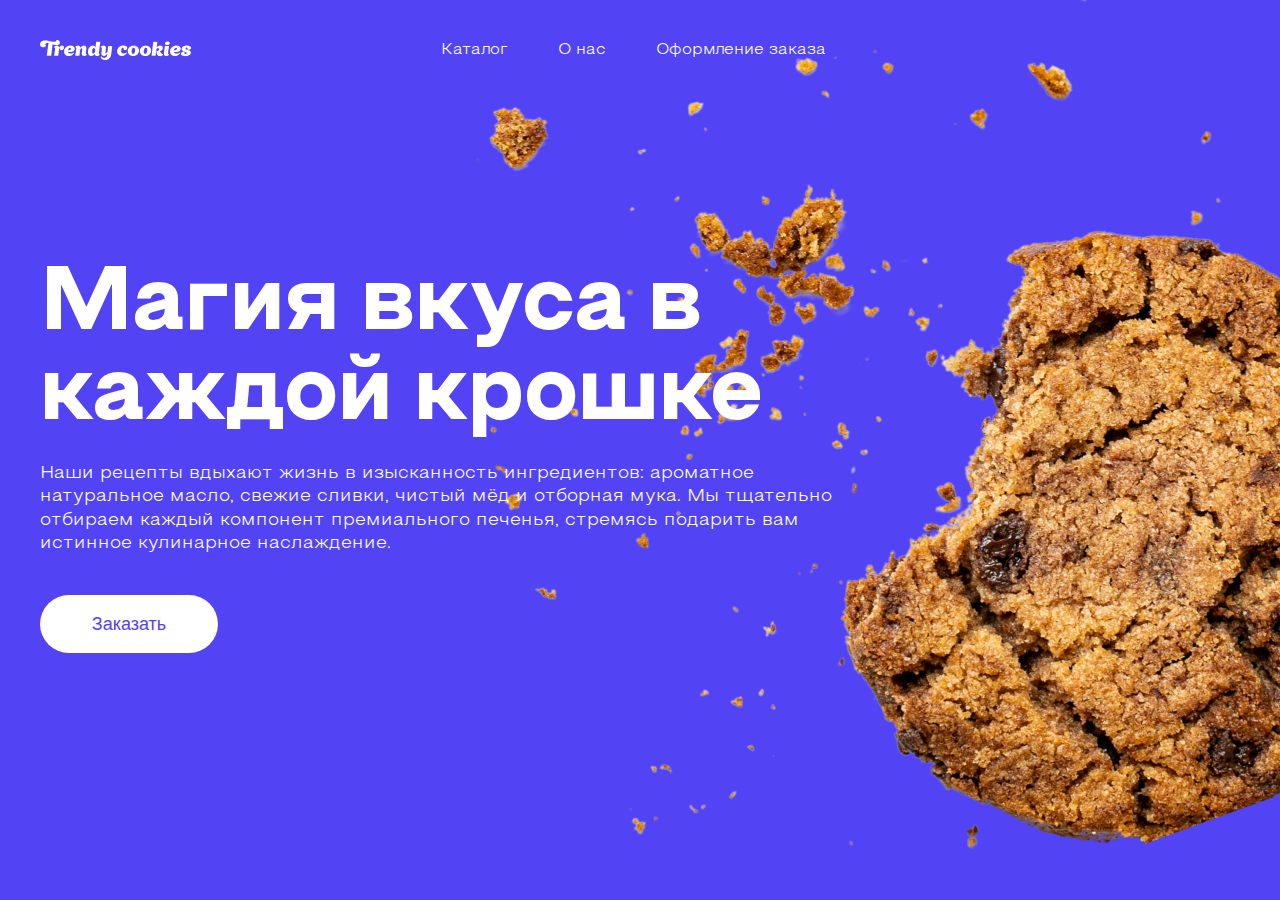
<file: day2/index.html>
<!DOCTYPE html>
<html lang="en">
<head>
    <meta charset="UTF-8">
    <title>Cookies</title>
    <link rel="stylesheet" href="styles/styles.css">
</head>
<body>

<header class="header">
    <div class="container">
        <div class="logo">
            <img src="images/logo.png" alt="Logo">
        </div>
        <nav class="menu">
            <ul class="menu-list">
                <li class="menu-item">
                    <a href="#">Каталог</a>
                </li>
                <li class="menu-item">
                    <a href="#">О нас</a>
                </li>
                <li class="menu-item">
                    <a href="#">Оформление заказа</a>
                </li>
            </ul>
        </nav>
    </div>
</header>

<section class="main-content">
    <div class="container">
        <div class="main-info">
            <h1 class="main-title">
                Магия вкуса в каждой крошке
            </h1>
            <p class="main-text">
                Наши рецепты вдыхают жизнь в изысканность ингредиентов: ароматное натуральное масло, свежие сливки,
                чистый мёд и отборная мука. Мы тщательно отбираем каждый компонент премиального печенья, стремясь
                подарить вам истинное кулинарное наслаждение.
            </p>
            <div class="main-action">
                <button class="button">
                    Заказать
                </button>
            </div>
        </div>
        <img src="images/cookie.png" alt="Cookie" class="main-image">
    </div>

</section>

</body>
</html>
</file>
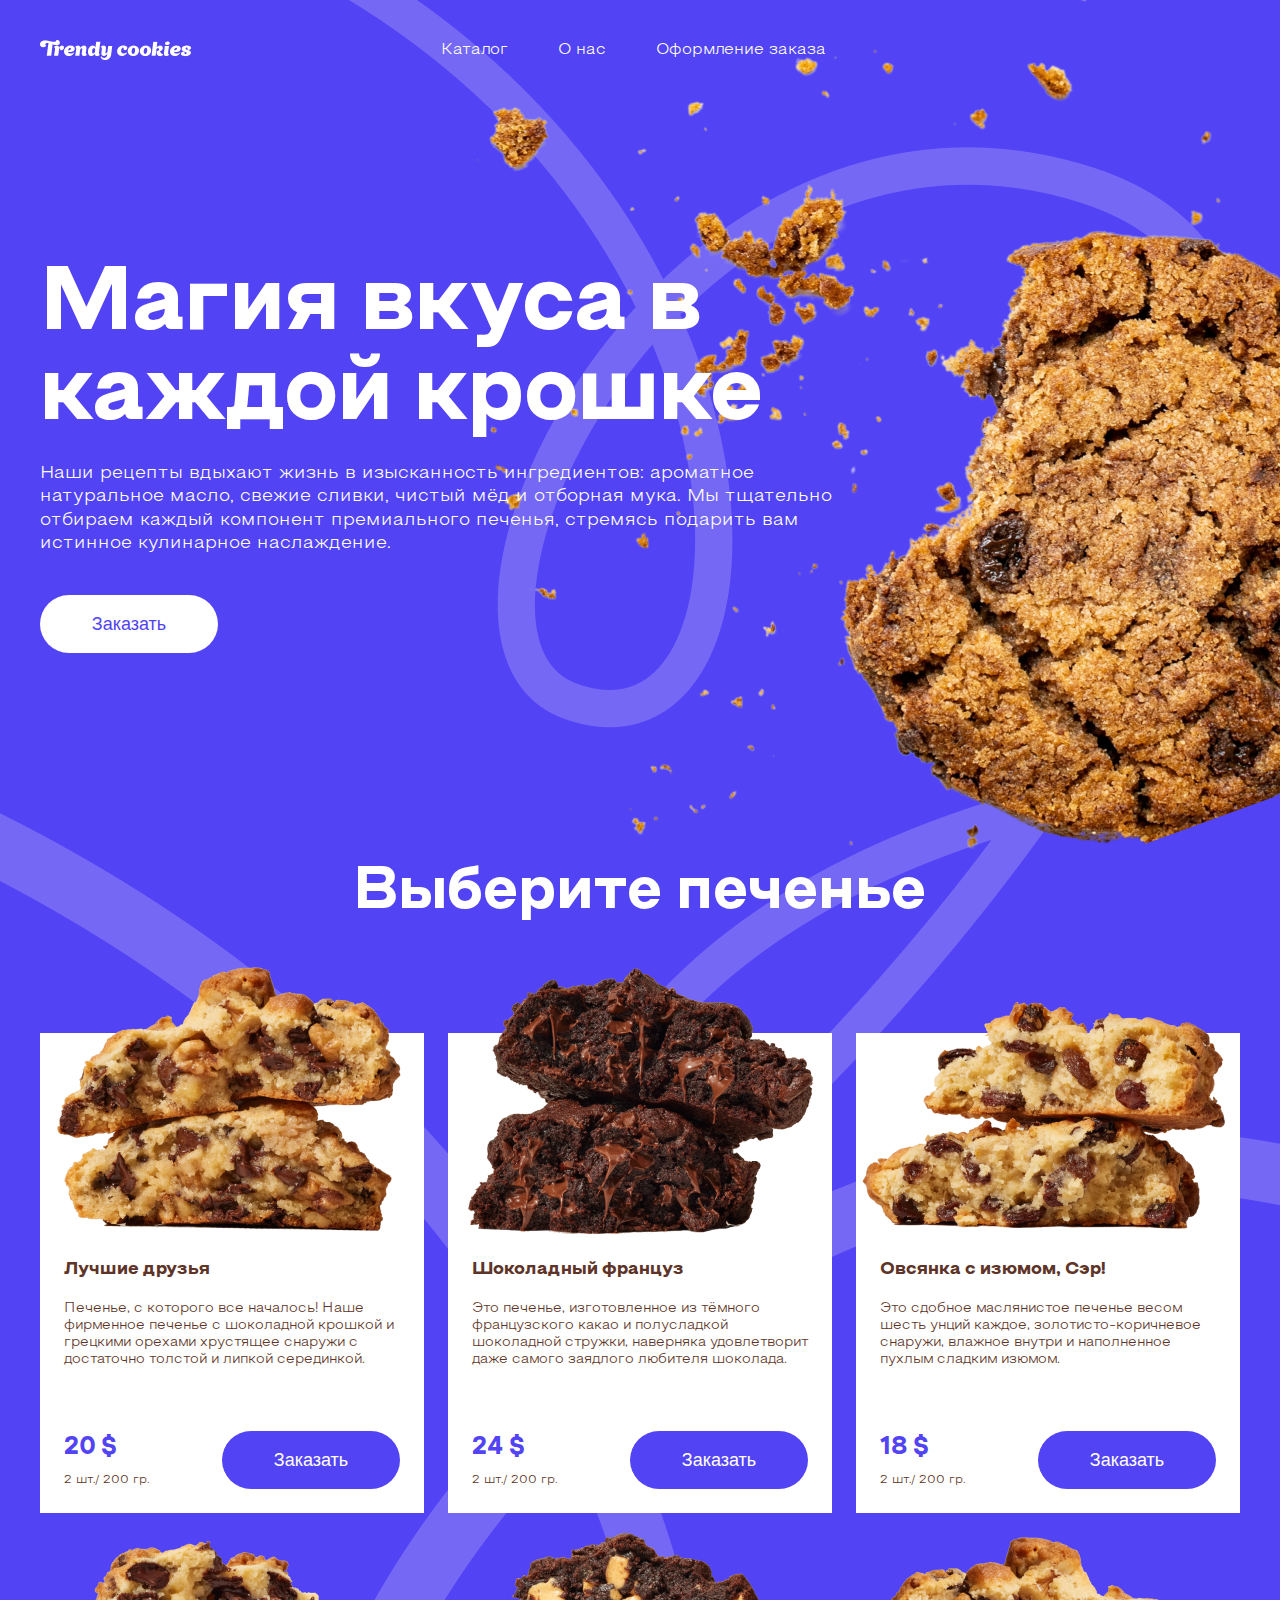
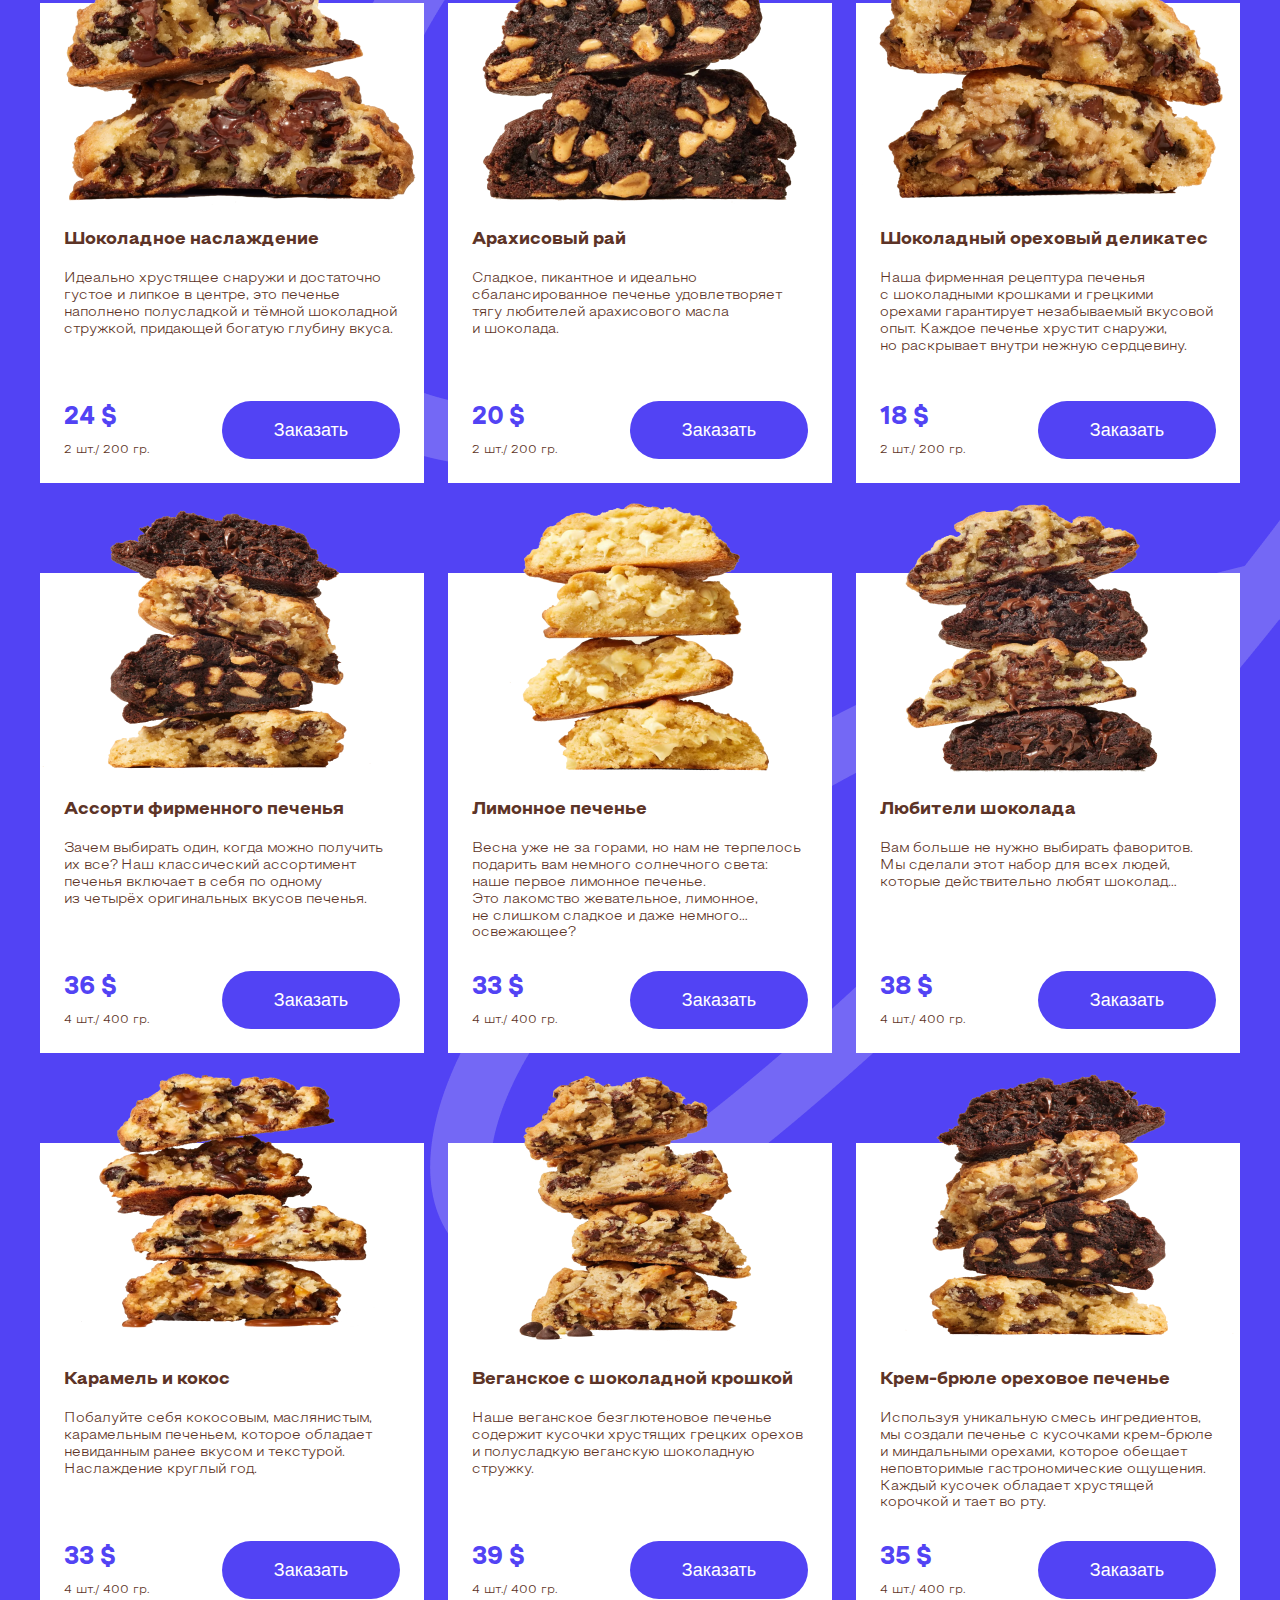
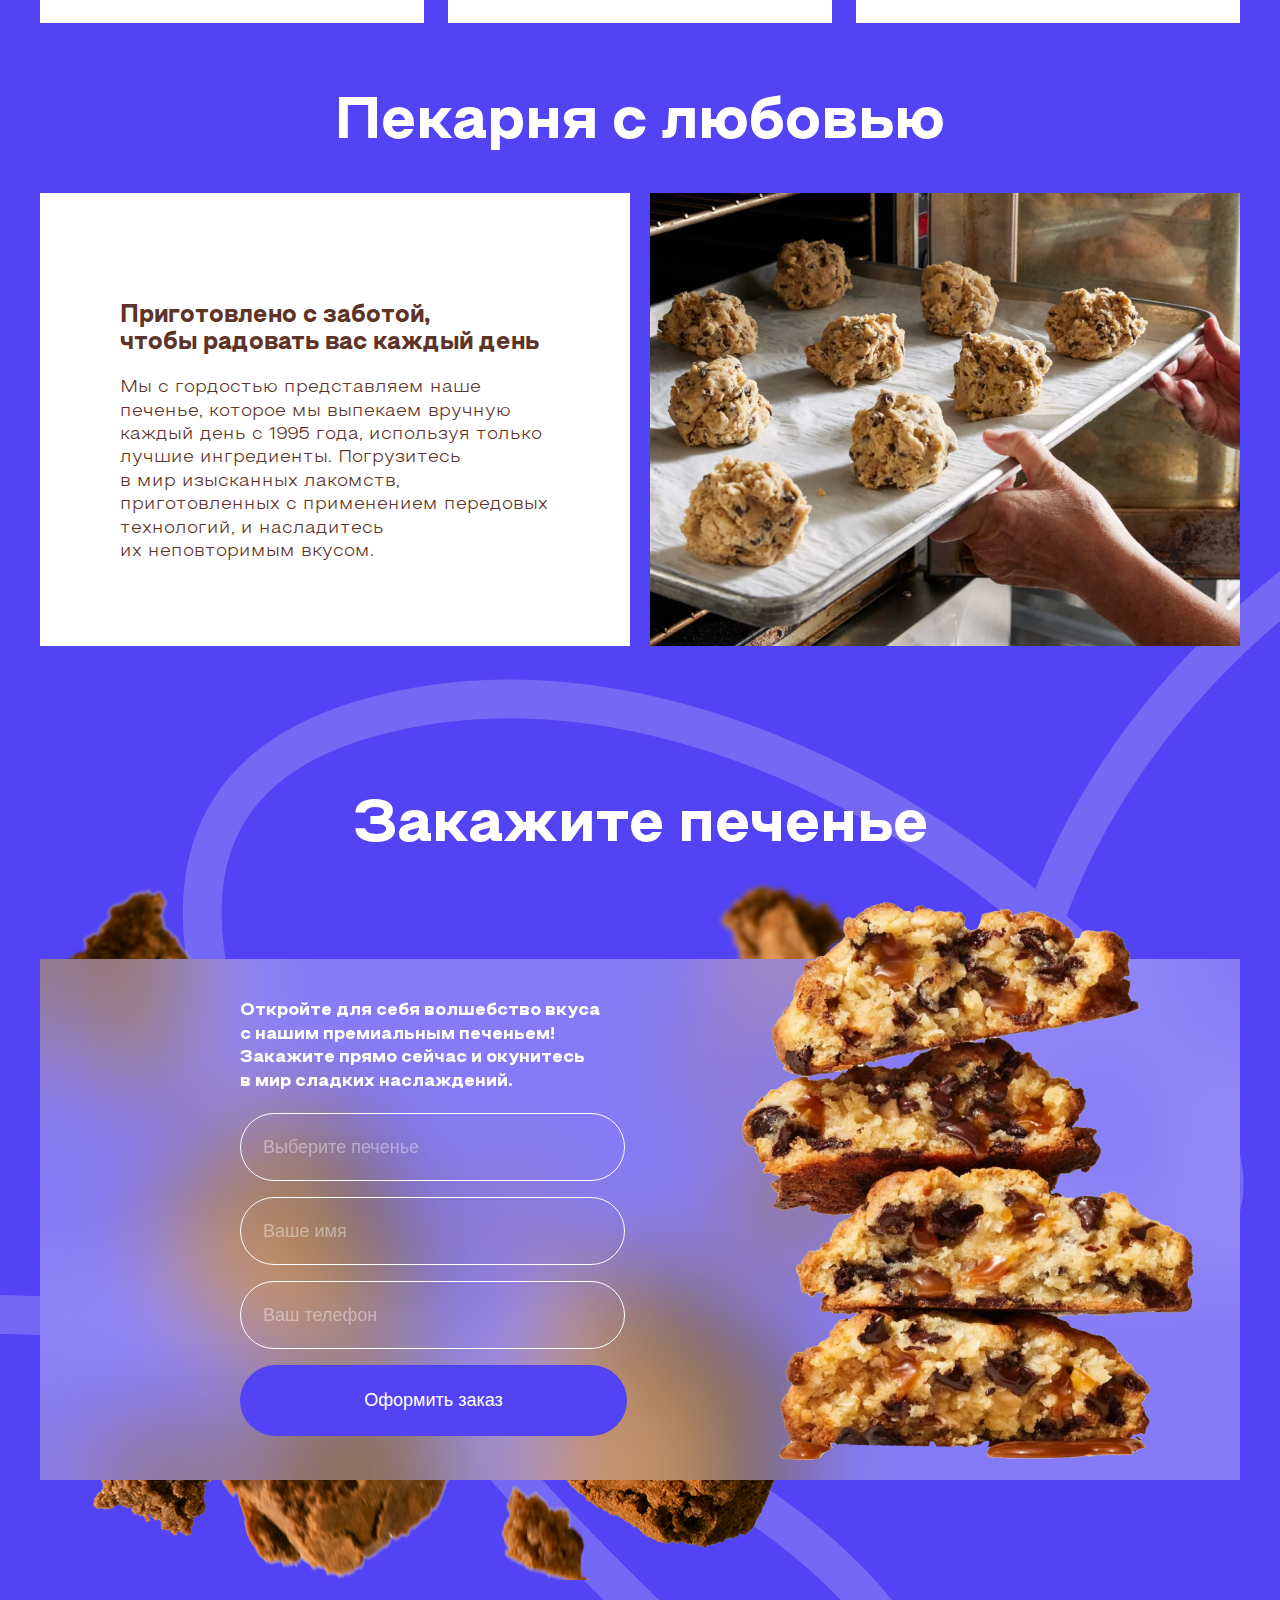
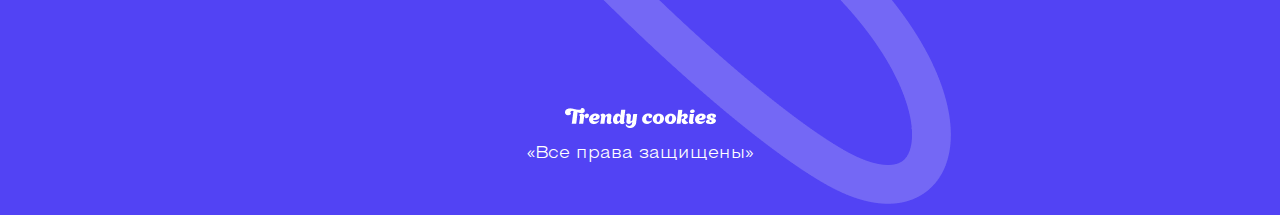
<file: day3/index.html>
<!DOCTYPE html>
<html lang="en">
<head>
    <meta charset="UTF-8">
    <title>Cookies</title>
    <link rel="stylesheet" href="styles/styles.css">
</head>
<body>

<main class="main">
    <header class="header">
        <div class="container">
            <div class="logo">
                <img src="images/logo.png" alt="Logo">
            </div>
            <nav class="menu">
                <ul class="menu-list">
                    <li class="menu-item">
                        <a href="#">Каталог</a>
                    </li>
                    <li class="menu-item">
                        <a href="#">О нас</a>
                    </li>
                    <li class="menu-item">
                        <a href="#">Оформление заказа</a>
                    </li>
                </ul>
            </nav>
        </div>
    </header>

    <section class="main-content">
        <div class="container">
            <img src="images/line1.png" alt="Line" class="line1">
            <div class="main-info">
                <h1 class="main-title">
                    Магия вкуса в каждой крошке
                </h1>
                <p class="main-text">
                    Наши рецепты вдыхают жизнь в изысканность ингредиентов: ароматное натуральное масло, свежие сливки,
                    чистый мёд и отборная мука. Мы тщательно отбираем каждый компонент премиального печенья, стремясь
                    подарить вам истинное кулинарное наслаждение.
                </p>
                <div class="main-action">
                    <button class="button">
                        Заказать
                    </button>
                </div>
            </div>
            <img src="images/cookie.png" alt="Cookie" class="main-image">
        </div>
    </section>

    <section class="products">
        <div class="container">
            <img src="images/line2.png" alt="Line" class="line2">
            <div class="common-title">
                Выберите печенье
            </div>
            <div class="products-items">
                <div class="products-item">
                    <div class="products-item-image">
                        <img src="images/1.png" alt="Product">
                    </div>
                    <div class="products-item-details">
                        <div class="products-item-title">
                            Лучшие друзья
                        </div>
                        <div class="products-item-text">
                            Печенье, с которого все началось! Наше фирменное печенье с шоколадной крошкой и грецкими
                            орехами
                            хрустящее снаружи с достаточно толстой и липкой серединкой.
                        </div>
                        <div class="products-item-extra">
                            <div class="products-item-info">
                                <div class="products-item-price">
                                    20 $
                                </div>
                                <div class="products-item-weight">
                                    2 шт./ 200 гр.
                                </div>
                            </div>
                            <button class="button violet-button">
                                Заказать
                            </button>
                        </div>
                    </div>
                </div>
                <div class="products-item">
                    <div class="products-item-image">
                        <img src="images/2.png" alt="Product">
                    </div>
                    <div class="products-item-details">
                        <div class="products-item-title">
                            Шоколадный француз
                        </div>
                        <div class="products-item-text">
                            Это печенье, изготовленное из тёмного французского какао и полусладкой шоколадной стружки,
                            наверняка удовлетворит даже самого заядлого любителя шоколада.
                        </div>
                        <div class="products-item-extra">
                            <div class="products-item-info">
                                <div class="products-item-price">
                                    24 $
                                </div>
                                <div class="products-item-weight">
                                    2 шт./ 200 гр.
                                </div>
                            </div>
                            <button class="button violet-button">
                                Заказать
                            </button>
                        </div>
                    </div>
                </div>
                <div class="products-item">
                    <div class="products-item-image">
                        <img src="images/3.png" alt="Product">
                    </div>
                    <div class="products-item-details">
                        <div class="products-item-title">
                            Овсянка с изюмом, Сэр!
                        </div>
                        <div class="products-item-text">
                            Это сдобное маслянистое печенье весом шесть унций каждое, золотисто-коричневое снаружи,
                            влажное
                            внутри и наполненное пухлым сладким изюмом.
                        </div>
                        <div class="products-item-extra">
                            <div class="products-item-info">
                                <div class="products-item-price">
                                    18 $
                                </div>
                                <div class="products-item-weight">
                                    2 шт./ 200 гр.
                                </div>
                            </div>
                            <button class="button violet-button">
                                Заказать
                            </button>
                        </div>
                    </div>
                </div>
                <div class="products-item">
                    <div class="products-item-image">
                        <img src="images/4.png" alt="Product">
                    </div>
                    <div class="products-item-details">
                        <div class="products-item-title">
                            Шоколадное наслаждение
                        </div>
                        <div class="products-item-text">
                            Идеально хрустящее снаружи и достаточно густое и липкое в центре, это печенье наполнено
                            полусладкой и тёмной шоколадной стружкой, придающей богатую глубину вкуса.
                        </div>
                        <div class="products-item-extra">
                            <div class="products-item-info">
                                <div class="products-item-price">
                                    24 $
                                </div>
                                <div class="products-item-weight">
                                    2 шт./ 200 гр.
                                </div>
                            </div>
                            <button class="button violet-button">
                                Заказать
                            </button>
                        </div>
                    </div>
                </div>
                <div class="products-item">
                    <div class="products-item-image">
                        <img src="images/5.png" alt="Product">
                    </div>
                    <div class="products-item-details">
                        <div class="products-item-title">
                            Арахисовый рай
                        </div>
                        <div class="products-item-text">
                            Сладкое, пикантное и идеально сбалансированное печенье удовлетворяет тягу любителей
                            арахисового
                            масла и шоколада.
                        </div>
                        <div class="products-item-extra">
                            <div class="products-item-info">
                                <div class="products-item-price">
                                    20 $
                                </div>
                                <div class="products-item-weight">
                                    2 шт./ 200 гр.
                                </div>
                            </div>
                            <button class="button violet-button">
                                Заказать
                            </button>
                        </div>
                    </div>
                </div>
                <div class="products-item">
                    <div class="products-item-image">
                        <img src="images/6.png" alt="Product">
                    </div>
                    <div class="products-item-details">
                        <div class="products-item-title">
                            Шоколадный ореховый деликатес
                        </div>
                        <div class="products-item-text">
                            Наша фирменная рецептура печенья с шоколадными крошками и грецкими орехами гарантирует
                            незабываемый вкусовой опыт. Каждое печенье хрустит снаружи, но раскрывает внутри нежную
                            сердцевину.
                        </div>
                        <div class="products-item-extra">
                            <div class="products-item-info">
                                <div class="products-item-price">
                                    18 $
                                </div>
                                <div class="products-item-weight">
                                    2 шт./ 200 гр.
                                </div>
                            </div>
                            <button class="button violet-button">
                                Заказать
                            </button>
                        </div>
                    </div>
                </div>
                <div class="products-item">
                    <div class="products-item-image">
                        <img src="images/7.png" alt="Product">
                    </div>
                    <div class="products-item-details">
                        <div class="products-item-title">
                            Ассорти фирменного печенья
                        </div>
                        <div class="products-item-text">
                            Зачем выбирать один, когда можно получить их все? Наш классический ассортимент печенья
                            включает в себя по одному из четырёх оригинальных вкусов печенья.
                        </div>
                        <div class="products-item-extra">
                            <div class="products-item-info">
                                <div class="products-item-price">
                                    36 $
                                </div>
                                <div class="products-item-weight">
                                    4 шт./ 400 гр.
                                </div>
                            </div>
                            <button class="button violet-button">
                                Заказать
                            </button>
                        </div>
                    </div>
                </div>
                <div class="products-item">
                    <div class="products-item-image">
                        <img src="images/8.png" alt="Product">
                    </div>
                    <div class="products-item-details">
                        <div class="products-item-title">
                            Лимонное печенье
                        </div>
                        <div class="products-item-text">
                            Весна уже не за горами, но нам не терпелось подарить вам немного солнечного света: наше
                            первое лимонное печенье. Это лакомство жевательное, лимонное, не слишком сладкое и даже
                            немного… освежающее?
                        </div>
                        <div class="products-item-extra">
                            <div class="products-item-info">
                                <div class="products-item-price">
                                    33 $
                                </div>
                                <div class="products-item-weight">
                                    4 шт./ 400 гр.
                                </div>
                            </div>
                            <button class="button violet-button">
                                Заказать
                            </button>
                        </div>
                    </div>
                </div>
                <div class="products-item">
                    <div class="products-item-image">
                        <img src="images/9.png" alt="Product">
                    </div>
                    <div class="products-item-details">
                        <div class="products-item-title">
                            Любители шоколада
                        </div>
                        <div class="products-item-text">
                            Вам больше не нужно выбирать фаворитов. Мы сделали этот набор для всех людей, которые
                            действительно любят шоколад…
                        </div>
                        <div class="products-item-extra">
                            <div class="products-item-info">
                                <div class="products-item-price">
                                    38 $
                                </div>
                                <div class="products-item-weight">
                                    4 шт./ 400 гр.
                                </div>
                            </div>
                            <button class="button violet-button">
                                Заказать
                            </button>
                        </div>
                    </div>
                </div>
                <div class="products-item">
                    <div class="products-item-image">
                        <img src="images/10.png" alt="Product">
                    </div>
                    <div class="products-item-details">
                        <div class="products-item-title">
                            Карамель и кокос
                        </div>
                        <div class="products-item-text">
                            Побалуйте себя кокосовым, маслянистым, карамельным печеньем, которое обладает невиданным
                            ранее вкусом и текстурой. Наслаждение круглый год.
                        </div>
                        <div class="products-item-extra">
                            <div class="products-item-info">
                                <div class="products-item-price">
                                    33 $
                                </div>
                                <div class="products-item-weight">
                                    4 шт./ 400 гр.
                                </div>
                            </div>
                            <button class="button violet-button">
                                Заказать
                            </button>
                        </div>
                    </div>
                </div>
                <div class="products-item">
                    <div class="products-item-image">
                        <img src="images/11.png" alt="Product">
                    </div>
                    <div class="products-item-details">
                        <div class="products-item-title">
                            Веганское с шоколадной крошкой
                        </div>
                        <div class="products-item-text">
                            Наше веганское безглютеновое печенье содержит кусочки хрустящих грецких орехов и полусладкую
                            веганскую шоколадную стружку.
                        </div>
                        <div class="products-item-extra">
                            <div class="products-item-info">
                                <div class="products-item-price">
                                    39 $
                                </div>
                                <div class="products-item-weight">
                                    4 шт./ 400 гр.
                                </div>
                            </div>
                            <button class="button violet-button">
                                Заказать
                            </button>
                        </div>
                    </div>
                </div>
                <div class="products-item">
                    <div class="products-item-image">
                        <img src="images/12.png" alt="Product">
                    </div>
                    <div class="products-item-details">
                        <div class="products-item-title">
                            Крем-брюле ореховое печенье
                        </div>
                        <div class="products-item-text">
                            Используя уникальную смесь ингредиентов, мы создали печенье с кусочками крем-брюле и
                            миндальными орехами, которое обещает неповторимые гастрономические ощущения. Каждый кусочек
                            обладает хрустящей корочкой и тает во рту.
                        </div>
                        <div class="products-item-extra">
                            <div class="products-item-info">
                                <div class="products-item-price">
                                    35 $
                                </div>
                                <div class="products-item-weight">
                                    4 шт./ 400 гр.
                                </div>
                            </div>
                            <button class="button violet-button">
                                Заказать
                            </button>
                        </div>
                    </div>
                </div>
            </div>
        </div>
    </section>

    <section class="love">
        <div class="container">
            <div class="common-title">
                Пекарня с любовью
            </div>
            <div class="love-items">
                <div class="love-item love-item-white">
                    <div class="love-item-title">
                        Приготовлено с заботой, чтобы радовать вас каждый день
                    </div>
                    <div class="love-item-text">
                        Мы с гордостью представляем наше печенье, которое мы выпекаем вручную каждый день с 1995 года,
                        используя только лучшие ингредиенты. Погрузитесь в мир изысканных лакомств, приготовленных
                        с применением передовых технологий, и насладитесь их неповторимым вкусом.
                    </div>
                </div>
                <div class="love-item love-item-image">
                    <img src="images/love.png" alt="Cookies image">
                </div>
            </div>
        </div>
    </section>

    <section class="order">
        <img src="images/line3.png" alt="Line" class="line3">
        <div class="container">
            <div class="common-title">
                Закажите печенье
            </div>
            <img src="images/breadcrumbs.png" alt="breadcrumbs" class="order-bg-image">
            <div class="order-block">
                <div class="order-form">
                    <div class="order-form-text">
                        Откройте для себя волшебство вкуса с нашим премиальным печеньем! Закажите прямо сейчас
                        и окунитесь в мир сладких наслаждений.
                    </div>
                    <div class="order-form-inputs">
                        <input type="text" placeholder="Выберите печенье">
                        <input type="text" placeholder="Ваше имя">
                        <input type="text" placeholder="Ваш телефон">
                        <button class="button violet-button">
                            Оформить заказ
                        </button>
                    </div>
                </div>
                <div class="order-block-image">
                    <img src="images/order.png" alt="Cookies" class="order-image">
                </div>
            </div>
        </div>
    </section>

    <footer class="footer">
        <div class="logo">
            <img src="images/logo.png" alt="Logo">
        </div>
        <div class="rights">«Все права защищены»</div>
    </footer>
</main>
</body>
</html>
</file>
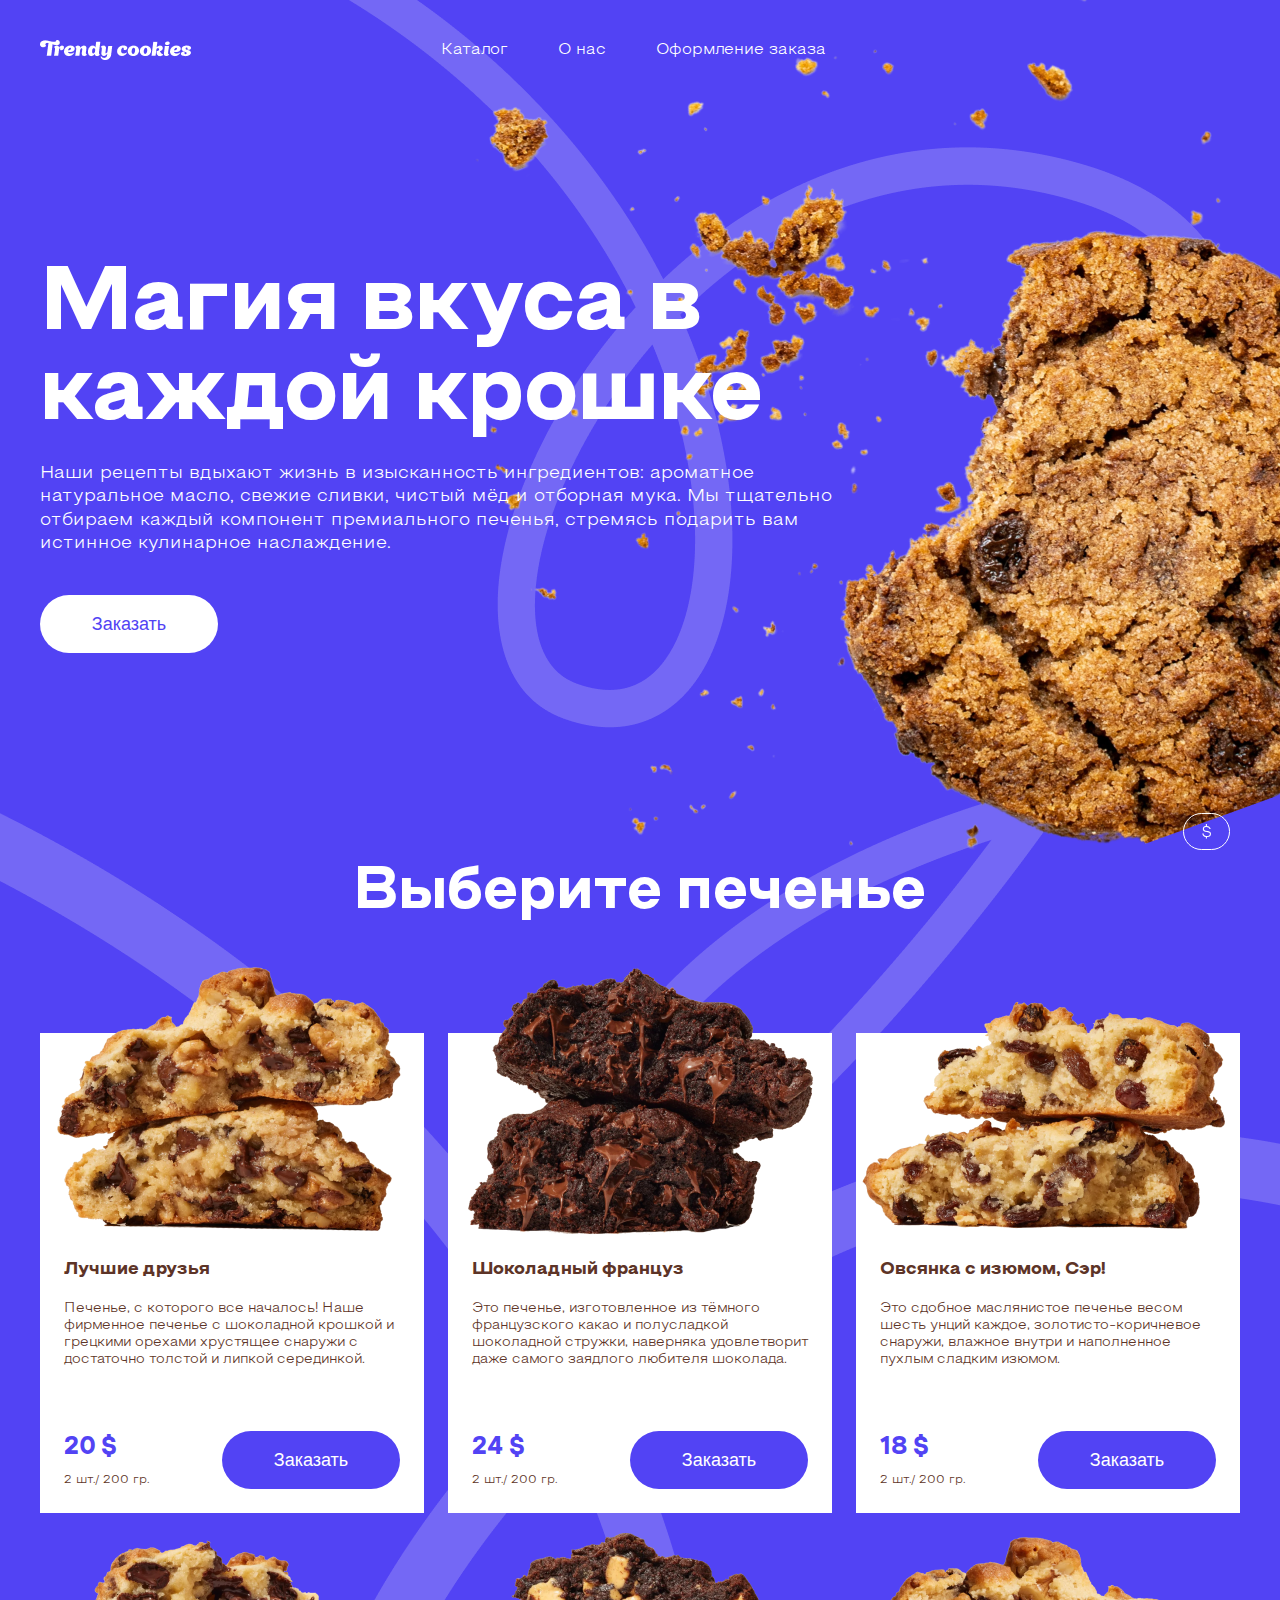
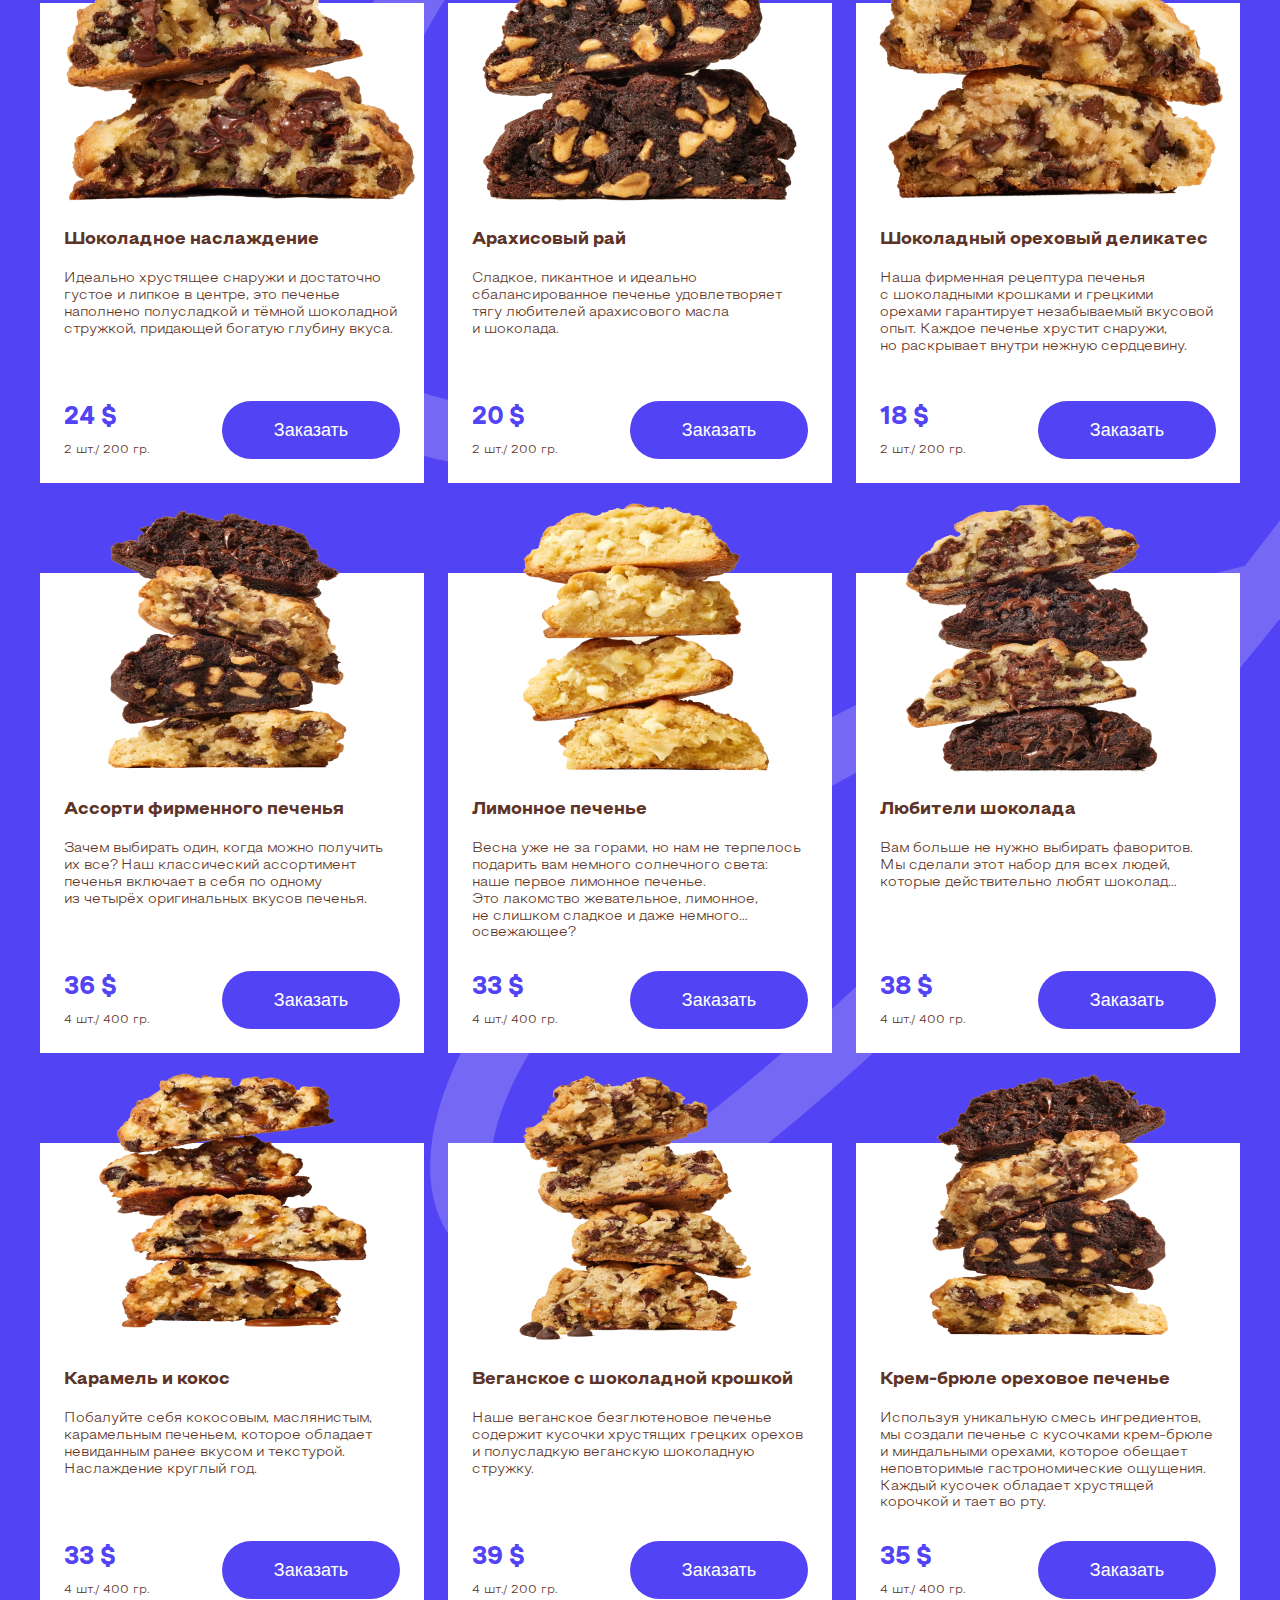
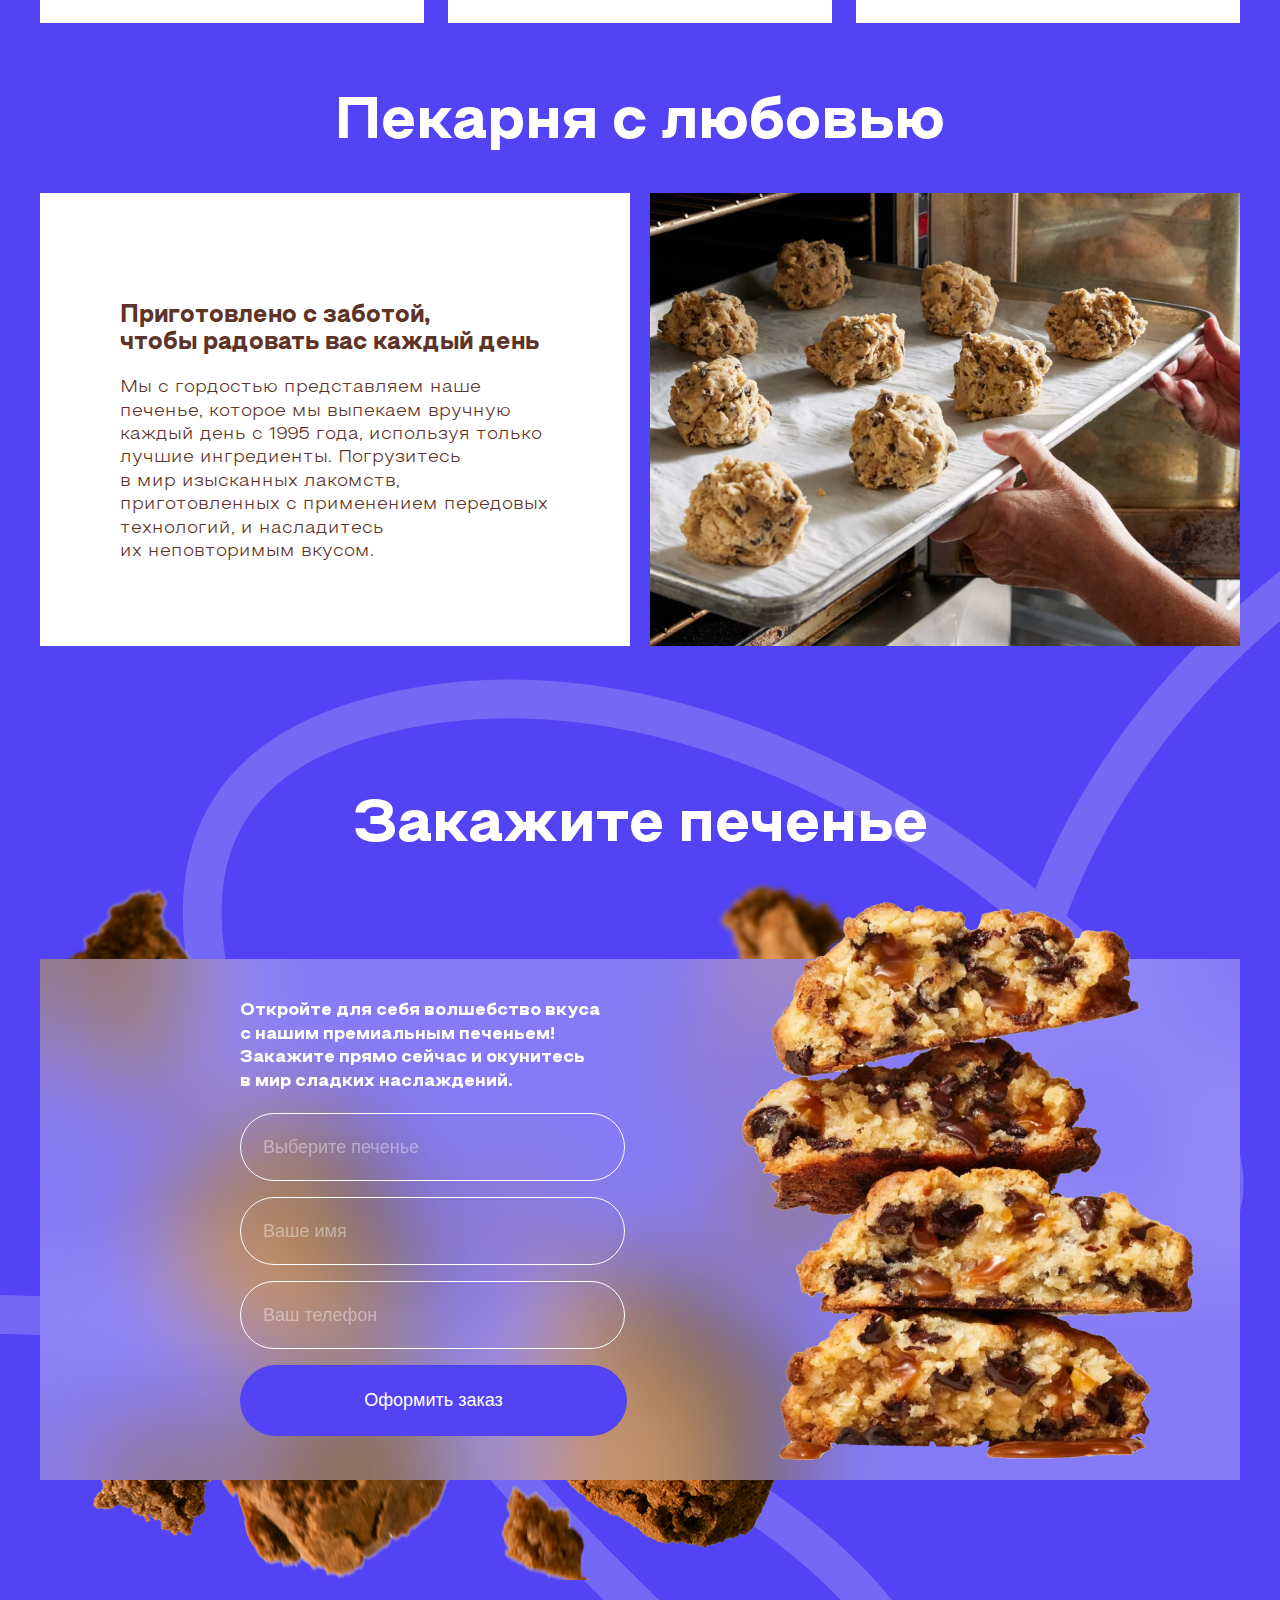
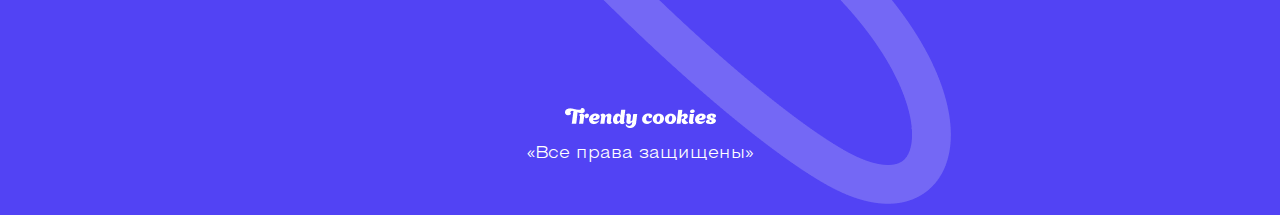
<file: day4/index.html>
<!DOCTYPE html>
<html lang="en">
<head>
    <meta charset="UTF-8">
    <title>Cookies</title>
    <link rel="stylesheet" href="styles/styles.css">
</head>
<body>

<main class="main">
    <div class="currency" title="Изменить валюту" id="change-currency">$</div>
    <header class="header">
        <div class="container">
            <div class="logo">
                <img src="images/logo.png" alt="Logo">
            </div>
            <nav class="menu">
                <ul class="menu-list">
                    <li class="menu-item">
                        <a data-link="products">Каталог</a>
                    </li>
                    <li class="menu-item">
                        <a data-link="love">О нас</a>
                    </li>
                    <li class="menu-item">
                        <a data-link="order">Оформление заказа</a>
                    </li>
                </ul>
            </nav>
        </div>
    </header>

    <section class="main-content">
        <div class="container">
            <img src="images/line1.png" alt="Line" class="line1">
            <div class="main-info">
                <h1 class="main-title">
                    Магия вкуса в каждой крошке
                </h1>
                <p class="main-text">
                    Наши рецепты вдыхают жизнь в изысканность ингредиентов: ароматное натуральное масло, свежие сливки,
                    чистый мёд и отборная мука. Мы тщательно отбираем каждый компонент премиального печенья, стремясь
                    подарить вам истинное кулинарное наслаждение.
                </p>
                <div class="main-action">
                    <button class="button" id="main-action-button">
                        Заказать
                    </button>
                </div>
            </div>
            <img src="images/cookie.png" alt="Cookie" class="main-image">
        </div>
    </section>

    <section class="products" id="products">
        <div class="container">
            <img src="images/line2.png" alt="Line" class="line2">
            <div class="common-title">
                Выберите печенье
            </div>
            <div class="products-items">
                <div class="products-item">
                    <div class="products-item-image">
                        <img src="images/1.png" alt="Product">
                    </div>
                    <div class="products-item-details">
                        <div class="products-item-title">
                            Лучшие друзья
                        </div>
                        <div class="products-item-text">
                            Печенье, с которого все началось! Наше фирменное печенье с шоколадной крошкой и грецкими
                            орехами
                            хрустящее снаружи с достаточно толстой и липкой серединкой.
                        </div>
                        <div class="products-item-extra">
                            <div class="products-item-info">
                                <div class="products-item-price" data-base-price="20">
                                    20 $
                                </div>
                                <div class="products-item-weight">
                                    2 шт./ 200 гр.
                                </div>
                            </div>
                            <button class="button violet-button">
                                Заказать
                            </button>
                        </div>
                    </div>
                </div>
                <div class="products-item">
                    <div class="products-item-image">
                        <img src="images/2.png" alt="Product">
                    </div>
                    <div class="products-item-details">
                        <div class="products-item-title">
                            Шоколадный француз
                        </div>
                        <div class="products-item-text">
                            Это печенье, изготовленное из тёмного французского какао и полусладкой шоколадной стружки,
                            наверняка удовлетворит даже самого заядлого любителя шоколада.
                        </div>
                        <div class="products-item-extra">
                            <div class="products-item-info">
                                <div class="products-item-price" data-base-price="24">
                                    24 $
                                </div>
                                <div class="products-item-weight">
                                    2 шт./ 200 гр.
                                </div>
                            </div>
                            <button class="button violet-button">
                                Заказать
                            </button>
                        </div>
                    </div>
                </div>
                <div class="products-item">
                    <div class="products-item-image">
                        <img src="images/3.png" alt="Product">
                    </div>
                    <div class="products-item-details">
                        <div class="products-item-title">
                            Овсянка с изюмом, Сэр!
                        </div>
                        <div class="products-item-text">
                            Это сдобное маслянистое печенье весом шесть унций каждое, золотисто-коричневое снаружи,
                            влажное
                            внутри и наполненное пухлым сладким изюмом.
                        </div>
                        <div class="products-item-extra">
                            <div class="products-item-info">
                                <div class="products-item-price" data-base-price="18">
                                    18 $
                                </div>
                                <div class="products-item-weight">
                                    2 шт./ 200 гр.
                                </div>
                            </div>
                            <button class="button violet-button">
                                Заказать
                            </button>
                        </div>
                    </div>
                </div>
                <div class="products-item">
                    <div class="products-item-image">
                        <img src="images/4.png" alt="Product">
                    </div>
                    <div class="products-item-details">
                        <div class="products-item-title">
                            Шоколадное наслаждение
                        </div>
                        <div class="products-item-text">
                            Идеально хрустящее снаружи и достаточно густое и липкое в центре, это печенье наполнено
                            полусладкой и тёмной шоколадной стружкой, придающей богатую глубину вкуса.
                        </div>
                        <div class="products-item-extra">
                            <div class="products-item-info">
                                <div class="products-item-price" data-base-price="24">
                                    24 $
                                </div>
                                <div class="products-item-weight">
                                    2 шт./ 200 гр.
                                </div>
                            </div>
                            <button class="button violet-button">
                                Заказать
                            </button>
                        </div>
                    </div>
                </div>
                <div class="products-item">
                    <div class="products-item-image">
                        <img src="images/5.png" alt="Product">
                    </div>
                    <div class="products-item-details">
                        <div class="products-item-title">
                            Арахисовый рай
                        </div>
                        <div class="products-item-text">
                            Сладкое, пикантное и идеально сбалансированное печенье удовлетворяет тягу любителей
                            арахисового
                            масла и шоколада.
                        </div>
                        <div class="products-item-extra">
                            <div class="products-item-info">
                                <div class="products-item-price"  data-base-price="20">
                                    20 $
                                </div>
                                <div class="products-item-weight">
                                    2 шт./ 200 гр.
                                </div>
                            </div>
                            <button class="button violet-button">
                                Заказать
                            </button>
                        </div>
                    </div>
                </div>
                <div class="products-item">
                    <div class="products-item-image">
                        <img src="images/6.png" alt="Product">
                    </div>
                    <div class="products-item-details">
                        <div class="products-item-title">
                            Шоколадный ореховый деликатес
                        </div>
                        <div class="products-item-text">
                            Наша фирменная рецептура печенья с шоколадными крошками и грецкими орехами гарантирует
                            незабываемый вкусовой опыт. Каждое печенье хрустит снаружи, но раскрывает внутри нежную
                            сердцевину.
                        </div>
                        <div class="products-item-extra">
                            <div class="products-item-info">
                                <div class="products-item-price" data-base-price="18">
                                    18 $
                                </div>
                                <div class="products-item-weight">
                                    2 шт./ 200 гр.
                                </div>
                            </div>
                            <button class="button violet-button">
                                Заказать
                            </button>
                        </div>
                    </div>
                </div>
                <div class="products-item">
                    <div class="products-item-image">
                        <img src="images/7.png" alt="Product">
                    </div>
                    <div class="products-item-details">
                        <div class="products-item-title">
                            Ассорти фирменного печенья
                        </div>
                        <div class="products-item-text">
                            Зачем выбирать один, когда можно получить их все? Наш классический ассортимент печенья
                            включает в себя по одному из четырёх оригинальных вкусов печенья.
                        </div>
                        <div class="products-item-extra">
                            <div class="products-item-info">
                                <div class="products-item-price" data-base-price="36">
                                    36 $
                                </div>
                                <div class="products-item-weight">
                                    4 шт./ 400 гр.
                                </div>
                            </div>
                            <button class="button violet-button">
                                Заказать
                            </button>
                        </div>
                    </div>
                </div>
                <div class="products-item">
                    <div class="products-item-image">
                        <img src="images/8.png" alt="Product">
                    </div>
                    <div class="products-item-details">
                        <div class="products-item-title">
                            Лимонное печенье
                        </div>
                        <div class="products-item-text">
                            Весна уже не за горами, но нам не терпелось подарить вам немного солнечного света: наше
                            первое лимонное печенье. Это лакомство жевательное, лимонное, не слишком сладкое и даже
                            немного… освежающее?
                        </div>
                        <div class="products-item-extra">
                            <div class="products-item-info">
                                <div class="products-item-price" data-base-price="33">
                                    33 $
                                </div>
                                <div class="products-item-weight">
                                    4 шт./ 400 гр.
                                </div>
                            </div>
                            <button class="button violet-button">
                                Заказать
                            </button>
                        </div>
                    </div>
                </div>
                <div class="products-item">
                    <div class="products-item-image">
                        <img src="images/9.png" alt="Product">
                    </div>
                    <div class="products-item-details">
                        <div class="products-item-title">
                            Любители шоколада
                        </div>
                        <div class="products-item-text">
                            Вам больше не нужно выбирать фаворитов. Мы сделали этот набор для всех людей, которые
                            действительно любят шоколад…
                        </div>
                        <div class="products-item-extra">
                            <div class="products-item-info">
                                <div class="products-item-price" data-base-price="38">
                                    38 $
                                </div>
                                <div class="products-item-weight">
                                    4 шт./ 400 гр.
                                </div>
                            </div>
                            <button class="button violet-button">
                                Заказать
                            </button>
                        </div>
                    </div>
                </div>
                <div class="products-item">
                    <div class="products-item-image">
                        <img src="images/10.png" alt="Product">
                    </div>
                    <div class="products-item-details">
                        <div class="products-item-title">
                            Карамель и кокос
                        </div>
                        <div class="products-item-text">
                            Побалуйте себя кокосовым, маслянистым, карамельным печеньем, которое обладает невиданным
                            ранее вкусом и текстурой. Наслаждение круглый год.
                        </div>
                        <div class="products-item-extra">
                            <div class="products-item-info">
                                <div class="products-item-price" data-base-price="33">
                                    33 $
                                </div>
                                <div class="products-item-weight">
                                    4 шт./ 400 гр.
                                </div>
                            </div>
                            <button class="button violet-button">
                                Заказать
                            </button>
                        </div>
                    </div>
                </div>
                <div class="products-item">
                    <div class="products-item-image">
                        <img src="images/11.png" alt="Product">
                    </div>
                    <div class="products-item-details">
                        <div class="products-item-title">
                            Веганское с шоколадной крошкой
                        </div>
                        <div class="products-item-text">
                            Наше веганское безглютеновое печенье содержит кусочки хрустящих грецких орехов и полусладкую
                            веганскую шоколадную стружку.
                        </div>
                        <div class="products-item-extra">
                            <div class="products-item-info">
                                <div class="products-item-price" data-base-price="39">
                                    39 $
                                </div>
                                <div class="products-item-weight">
                                    4 шт./ 200 гр.
                                </div>
                            </div>
                            <button class="button violet-button">
                                Заказать
                            </button>
                        </div>
                    </div>
                </div>
                <div class="products-item">
                    <div class="products-item-image">
                        <img src="images/12.png" alt="Product">
                    </div>
                    <div class="products-item-details">
                        <div class="products-item-title">
                            Крем-брюле ореховое печенье
                        </div>
                        <div class="products-item-text">
                            Используя уникальную смесь ингредиентов, мы создали печенье с кусочками крем-брюле и
                            миндальными орехами, которое обещает неповторимые гастрономические ощущения. Каждый кусочек
                            обладает хрустящей корочкой и тает во рту.
                        </div>
                        <div class="products-item-extra">
                            <div class="products-item-info">
                                <div class="products-item-price" data-base-price="35">
                                    35 $
                                </div>
                                <div class="products-item-weight">
                                    4 шт./ 400 гр.
                                </div>
                            </div>
                            <button class="button violet-button">
                                Заказать
                            </button>
                        </div>
                    </div>
                </div>
            </div>
        </div>
    </section>

    <section class="love" id="love">
        <div class="container">
            <div class="common-title">
                Пекарня с любовью
            </div>
            <div class="love-items">
                <div class="love-item love-item-white">
                    <div class="love-item-title">
                        Приготовлено с заботой, чтобы радовать вас каждый день
                    </div>
                    <div class="love-item-text">
                        Мы с гордостью представляем наше печенье, которое мы выпекаем вручную каждый день с 1995 года,
                        используя только лучшие ингредиенты. Погрузитесь в мир изысканных лакомств, приготовленных
                        с применением передовых технологий, и насладитесь их неповторимым вкусом.
                    </div>
                </div>
                <div class="love-item love-item-image">
                    <img src="images/love.png" alt="Cookies image">
                </div>
            </div>
        </div>
    </section>

    <section class="order" id="order">
        <img src="images/line3.png" alt="Line" class="line3">
        <div class="container">
            <div class="common-title">
                Закажите печенье
            </div>
            <img src="images/breadcrumbs.png" alt="breadcrumbs" class="order-bg-image">
            <div class="order-block">
                <div class="order-form">
                    <div class="order-form-text">
                        Откройте для себя волшебство вкуса с нашим премиальным печеньем! Закажите прямо сейчас
                        и окунитесь в мир сладких наслаждений.
                    </div>
                    <div class="order-form-inputs">
                        <input type="text" placeholder="Выберите печенье" id="product">
                        <input type="text" placeholder="Ваше имя" id="name">
                        <input type="text" placeholder="Ваш телефон" id="phone">
                        <button class="button violet-button" id="order-action">
                            Оформить заказ
                        </button>
                    </div>
                </div>
                <div class="order-block-image">
                    <img src="images/order.png" alt="Cookies" class="order-image">
                </div>
            </div>
        </div>
    </section>

    <footer class="footer">
        <div class="logo">
            <img src="images/logo.png" alt="Logo">
        </div>
        <div class="rights">«Все права защищены»</div>
    </footer>
</main>

<script src="scripts/script.js"></script>
</body>
</html>
</file>
<file: day2/styles/styles.css>
* {
    margin: 0;
    padding: 0;
}

@font-face {
    font-family: 'Steppe-Book';
    src: url("../fonts/Steppe-Book.ttf");
}

@font-face {
    font-family: 'Steppe-ExtraBold';
    src: url("../fonts/Steppe-ExtraBold.ttf");
}

body {
    background-color: #5243F4;
    font-family: 'Steppe-Book', sans-serif;
    color: white;
}

.container {
    max-width: 1200px;
    margin: 0 auto;
}

.button {
    background-color: #fff;
    border-radius: 60px;
    width: 178px;
    height: 58px;
    box-sizing: border-box;
    padding: 18px;
    text-align: center;
    font-size: 18px;
    color: #5243F4;
    border: 0;
    outline: none;
    cursor: pointer;
}

.button:hover {
    background-color: #eeeeee;
}

.header {
    padding: 40px 0;
}

.header .container {
    display: flex;
    align-items: center;
}

.logo img {
    vertical-align: bottom;
}

.menu {
    margin-left: 250px;
}

.menu-list {
    list-style: none;
    display: flex;
    gap: 50px;
}

.menu-item a {
    font-size: 16px;
    line-height: 130%;
    text-decoration: none;
    cursor: pointer;
    color: white;
}

.menu-item a:hover {
    border-bottom: 2px solid white;
}

.main-content {
    padding-top: 161px;
    padding-bottom: 200px;
}

.main-info {
    max-width: 811px;
}

.main-title {
    font-family: 'Steppe-ExtraBold', sans-serif;
    font-size: 90px;
    line-height: 100%;
    margin-bottom: 20px;
}

.main-text {
    max-height: 697px;
    font-size: 18px;
    line-height: 130%;
    margin-bottom: 40px;
}

.main-image {
    position: absolute;
    top: 0;
    right: 0;
    z-index: -1;
}
</file>
<file: day3/styles/styles.css>
* {
    margin: 0;
    padding: 0;
}

@font-face {
    font-family: 'Steppe-Book';
    src: url("../fonts/Steppe-Book.ttf");
}

@font-face {
    font-family: 'Steppe-ExtraBold';
    src: url("../fonts/Steppe-ExtraBold.ttf");
}

body {
    background-color: #5243F4;
    font-family: 'Steppe-Book', sans-serif;
    color: white;
}

.container {
    max-width: 1200px;
    margin: 0 auto;
}

.button {
    background-color: #fff;
    border-radius: 60px;
    width: 178px;
    height: 58px;
    box-sizing: border-box;
    padding: 18px;
    text-align: center;
    font-size: 18px;
    color: #5243F4;
    border: 0;
    outline: none;
    cursor: pointer;
}

.violet-button {
    background-color: #5243F4;
    color: white;
}

.button.violet-button:hover {
    background-color: #3b2cd8;
}

.button:hover {
    background-color: #eeeeee;
}

.common-title {
    font-family: 'Steppe-ExtraBold', sans-serif;
    font-size: 60px;
    line-height: 100%;
    text-align: center;
}

.main {
    position: relative;
    overflow: hidden;
}

.header {
    padding: 40px 0;
}

.header .container {
    display: flex;
    align-items: center;
}

.logo img {
    vertical-align: bottom;
}

.menu {
    margin-left: 250px;
}

.menu-list {
    list-style: none;
    display: flex;
    gap: 50px;
}

.menu-item a {
    font-size: 16px;
    line-height: 130%;
    text-decoration: none;
    cursor: pointer;
    color: white;
}

.menu-item a:hover {
    border-bottom: 2px solid white;
}

.main-content {
    padding-top: 161px;
    padding-bottom: 200px;
}

.main-info {
    max-width: 811px;
}

.main-title {
    font-family: 'Steppe-ExtraBold', sans-serif;
    font-size: 90px;
    line-height: 100%;
    margin-bottom: 20px;
}

.main-text {
    max-height: 697px;
    font-size: 18px;
    line-height: 130%;
    margin-bottom: 40px;
}

.main-image {
    position: absolute;
    top: 0;
    right: 0;
    z-index: -1;
}

.products {
    padding: 10px 0;
    position: relative;
}

.products-items {
    display: grid;
    grid-template-columns: repeat(3, 384px);
    gap: 90px 24px;
    margin-top: 110px;
}

.products-item {
    background-color: white;
    color: #5D3427;
}

.products-item-image {
    height: 202px;
    text-align: center;
}

.products-item-image img {
    height: 272px;
    top: -70px;
    position: relative;
    max-width: 100%;
}

.products-item-details {
    padding: 24px;
}

.products-item-title {
    font-family: 'Steppe-ExtraBold', sans-serif;
    font-size: 18px;
    margin-bottom: 20px;
}

.products-item-text {
    height: 110px;
    font-size: 14px;
    line-height: 120%;
    margin-bottom: 20px;
}

.products-item-extra {
    display: flex;
    justify-content: space-between;
    align-items: center;
}

.products-item-price {
    font-family: 'Steppe-ExtraBold', sans-serif;
    color: #5243F4;
    font-size: 24px;
    margin-bottom: 10px;
}

.products-item-weight {
    font-size: 12px;
}

.love {
    padding: 60px 0 150px 0;
}

.love-items {
    margin-top: 40px;
    display: flex;
    gap: 20px
}

.love-item {
    width: 590px;
    height: 453px;
}

.love-item-white {
    background-color: white;
    padding: 110px 80px;
    box-sizing: border-box;
    color: #5D3427;
}

.love-item-title {
    font-family: 'Steppe-ExtraBold', sans-serif;
    font-size: 24px;
    line-height: 110%;
    margin-bottom: 20px;
}

.love-item-text {
    font-size: 18px;
    line-height: 130%;
}

.order {
    padding-bottom: 102px;
    position: relative;
}

.order .container {
    position: relative;
}

.order-block {
    margin-top: 103px;
    background-color: rgb(255 255 255 / 30%);
    backdrop-filter: blur(50px);
    display: flex;
}

.order-form {
    margin-left: 200px;
    max-width: 387px;
    padding: 40px 0 44px 0;
    box-sizing: border-box;
}

.order-form-text {
    font-family: 'Steppe-ExtraBold', sans-serif;
    font-size: 18px;
    line-height: 130%;
}

.order-form-inputs {
    display: flex;
    flex-direction: column;
    margin-top: 20px;
}

.order-form-inputs input {
    border: 1px solid white;
    border-radius: 60px;
    margin-bottom: 16px;
    padding: 24px 22px;
    font-size: 18px;
    width: 385px;
    height: 68px;
    background: transparent;
    box-sizing: border-box;
    outline: none;
    color: white;
}

::placeholder {
    color: rgba(255, 255, 255, 0.4);
}

.order-form-inputs .button.violet-button {
    width: 387px;
    height: 71px;
}

.order-block-image {
    height: 501px;
    margin-left: 109px;
}

.order-image {
    height: 559px;
    top: -58px;
    position: relative;
}

.order-bg-image {
    position: absolute;
    top: 0;
    right: calc(100% - 810px);
}

.footer {
    padding: 126px 0 50px 0;
    text-align: center;
}

.rights {
    margin-top: 14px;
    font-size: 18px;
    line-height: 130%;
}

.line1 {
    position: absolute;
    z-index: -1;
    top: 0;
    left: calc(100% - 960px);
}

.line2 {
    position: absolute;
    z-index: -1;
    top: -40px;
    left: 0;
}

.line3 {
    position: absolute;
    z-index: -1;
    top: -920px;
    left: 0;
}
</file>
<file: day4/styles/styles.css>
* {
    margin: 0;
    padding: 0;
}

@font-face {
    font-family: 'Steppe-Book';
    src: url("../fonts/Steppe-Book.ttf");
}

@font-face {
    font-family: 'Steppe-ExtraBold';
    src: url("../fonts/Steppe-ExtraBold.ttf");
}

body {
    background-color: #5243F4;
    font-family: 'Steppe-Book', sans-serif;
    color: white;
}

.container {
    max-width: 1200px;
    margin: 0 auto;
}

.button {
    background-color: #fff;
    border-radius: 60px;
    width: 178px;
    height: 58px;
    box-sizing: border-box;
    padding: 18px;
    text-align: center;
    font-size: 18px;
    color: #5243F4;
    border: 0;
    outline: none;
    cursor: pointer;
}

.violet-button {
    background-color: #5243F4;
    color: white;
}

.button.violet-button:hover {
    background-color: #3b2cd8;
}

.button:hover {
    background-color: #eeeeee;
}

.common-title {
    font-family: 'Steppe-ExtraBold', sans-serif;
    font-size: 60px;
    line-height: 100%;
    text-align: center;
}

.main {
    position: relative;
    overflow: hidden;
}

.currency {
    position: fixed;
    right: 50px;
    bottom: 50px;
    border: 1px solid white;
    padding: 5px 10px;
    height: 25px;
    min-width: 25px;
    border-radius: 50px;
    text-align: center;
    cursor: pointer;
    line-height: 28px;
    z-index: 1;
    user-select: none;
    transform: scale(1);
    animation: pulse 2s infinite;
}

@keyframes pulse {
    0% {
        transform: scale(0.9);
        box-shadow: 0 0 0 0 rgba(255, 255, 255, 0.5);
    }

    70% {
        transform: scale(1);
        box-shadow: 0 0 0 10px rgba(255, 255, 255, 0);
    }

    100% {
        transform: scale(0.9);
        box-shadow: 0 0 0 0 rgba(255, 255, 255, 0);
    }
}

.header {
    padding: 40px 0;
}

.header .container {
    display: flex;
    align-items: center;
}

.logo img {
    vertical-align: bottom;
}

.menu {
    margin-left: 250px;
}

.menu-list {
    list-style: none;
    display: flex;
    gap: 50px;
}

.menu-item a {
    font-size: 16px;
    line-height: 130%;
    text-decoration: none;
    cursor: pointer;
    color: white;
}

.menu-item a:hover {
    border-bottom: 2px solid white;
}

.main-content {
    padding-top: 161px;
    padding-bottom: 200px;
}

.main-info {
    max-width: 811px;
}

.main-title {
    font-family: 'Steppe-ExtraBold', sans-serif;
    font-size: 90px;
    line-height: 100%;
    margin-bottom: 20px;
}

.main-text {
    max-height: 697px;
    font-size: 18px;
    line-height: 130%;
    margin-bottom: 40px;
}

.main-image {
    position: absolute;
    top: 0;
    right: 0;
    z-index: -1;
}

.products {
    padding: 10px 0;
    position: relative;
}

.products-items {
    display: grid;
    grid-template-columns: repeat(3, 384px);
    gap: 90px 24px;
    margin-top: 110px;
}

.products-item {
    background-color: white;
    color: #5D3427;
}

.products-item-image {
    height: 202px;
    text-align: center;
}

.products-item-image img {
    height: 272px;
    top: -70px;
    position: relative;
    max-width: 100%;
}

.products-item-details {
    padding: 24px;
}

.products-item-title {
    font-family: 'Steppe-ExtraBold', sans-serif;
    font-size: 18px;
    margin-bottom: 20px;
}

.products-item-text {
    height: 110px;
    font-size: 14px;
    line-height: 120%;
    margin-bottom: 20px;
}

.products-item-extra {
    display: flex;
    justify-content: space-between;
    align-items: center;
}

.products-item-price {
    font-family: 'Steppe-ExtraBold', sans-serif;
    color: #5243F4;
    font-size: 24px;
    margin-bottom: 10px;
}

.products-item-weight {
    font-size: 12px;
}

.love {
    padding: 60px 0 150px 0;
}

.love-items {
    margin-top: 40px;
    display: flex;
    gap: 20px
}

.love-item {
    width: 590px;
    height: 453px;
}

.love-item-white {
    background-color: white;
    padding: 110px 80px;
    box-sizing: border-box;
    color: #5D3427;
}

.love-item-title {
    font-family: 'Steppe-ExtraBold', sans-serif;
    font-size: 24px;
    line-height: 110%;
    margin-bottom: 20px;
}

.love-item-text {
    font-size: 18px;
    line-height: 130%;
}

.order {
    padding-bottom: 102px;
    position: relative;
}

.order .container {
    position: relative;
}

.order-block {
    margin-top: 103px;
    background-color: rgb(255 255 255 / 30%);
    backdrop-filter: blur(50px);
    display: flex;
}

.order-form {
    margin-left: 200px;
    max-width: 387px;
    padding: 40px 0 44px 0;
    box-sizing: border-box;
}

.order-form-text {
    font-family: 'Steppe-ExtraBold', sans-serif;
    font-size: 18px;
    line-height: 130%;
}

.order-form-inputs {
    display: flex;
    flex-direction: column;
    margin-top: 20px;
}

.order-form-inputs input {
    border: 1px solid white;
    border-radius: 60px;
    margin-bottom: 16px;
    padding: 24px 22px;
    font-size: 18px;
    width: 385px;
    height: 68px;
    background: transparent;
    box-sizing: border-box;
    outline: none;
    color: white;
}

::placeholder {
    color: rgba(255, 255, 255, 0.4);
}

.order-form-inputs .button.violet-button {
    width: 387px;
    height: 71px;
}

.order-block-image {
    height: 501px;
    margin-left: 109px;
}

.order-image {
    height: 559px;
    top: -58px;
    position: relative;
}

.order-bg-image {
    position: absolute;
    top: 0;
    right: calc(100% - 810px);
}

.footer {
    padding: 126px 0 50px 0;
    text-align: center;
}

.rights {
    margin-top: 14px;
    font-size: 18px;
    line-height: 130%;
}

.line1 {
    position: absolute;
    z-index: -1;
    top: 0;
    left: calc(100% - 960px);
}

.line2 {
    position: absolute;
    z-index: -1;
    top: -40px;
    left: 0;
}

.line3 {
    position: absolute;
    z-index: -1;
    top: -920px;
    left: 0;
}
</file>
